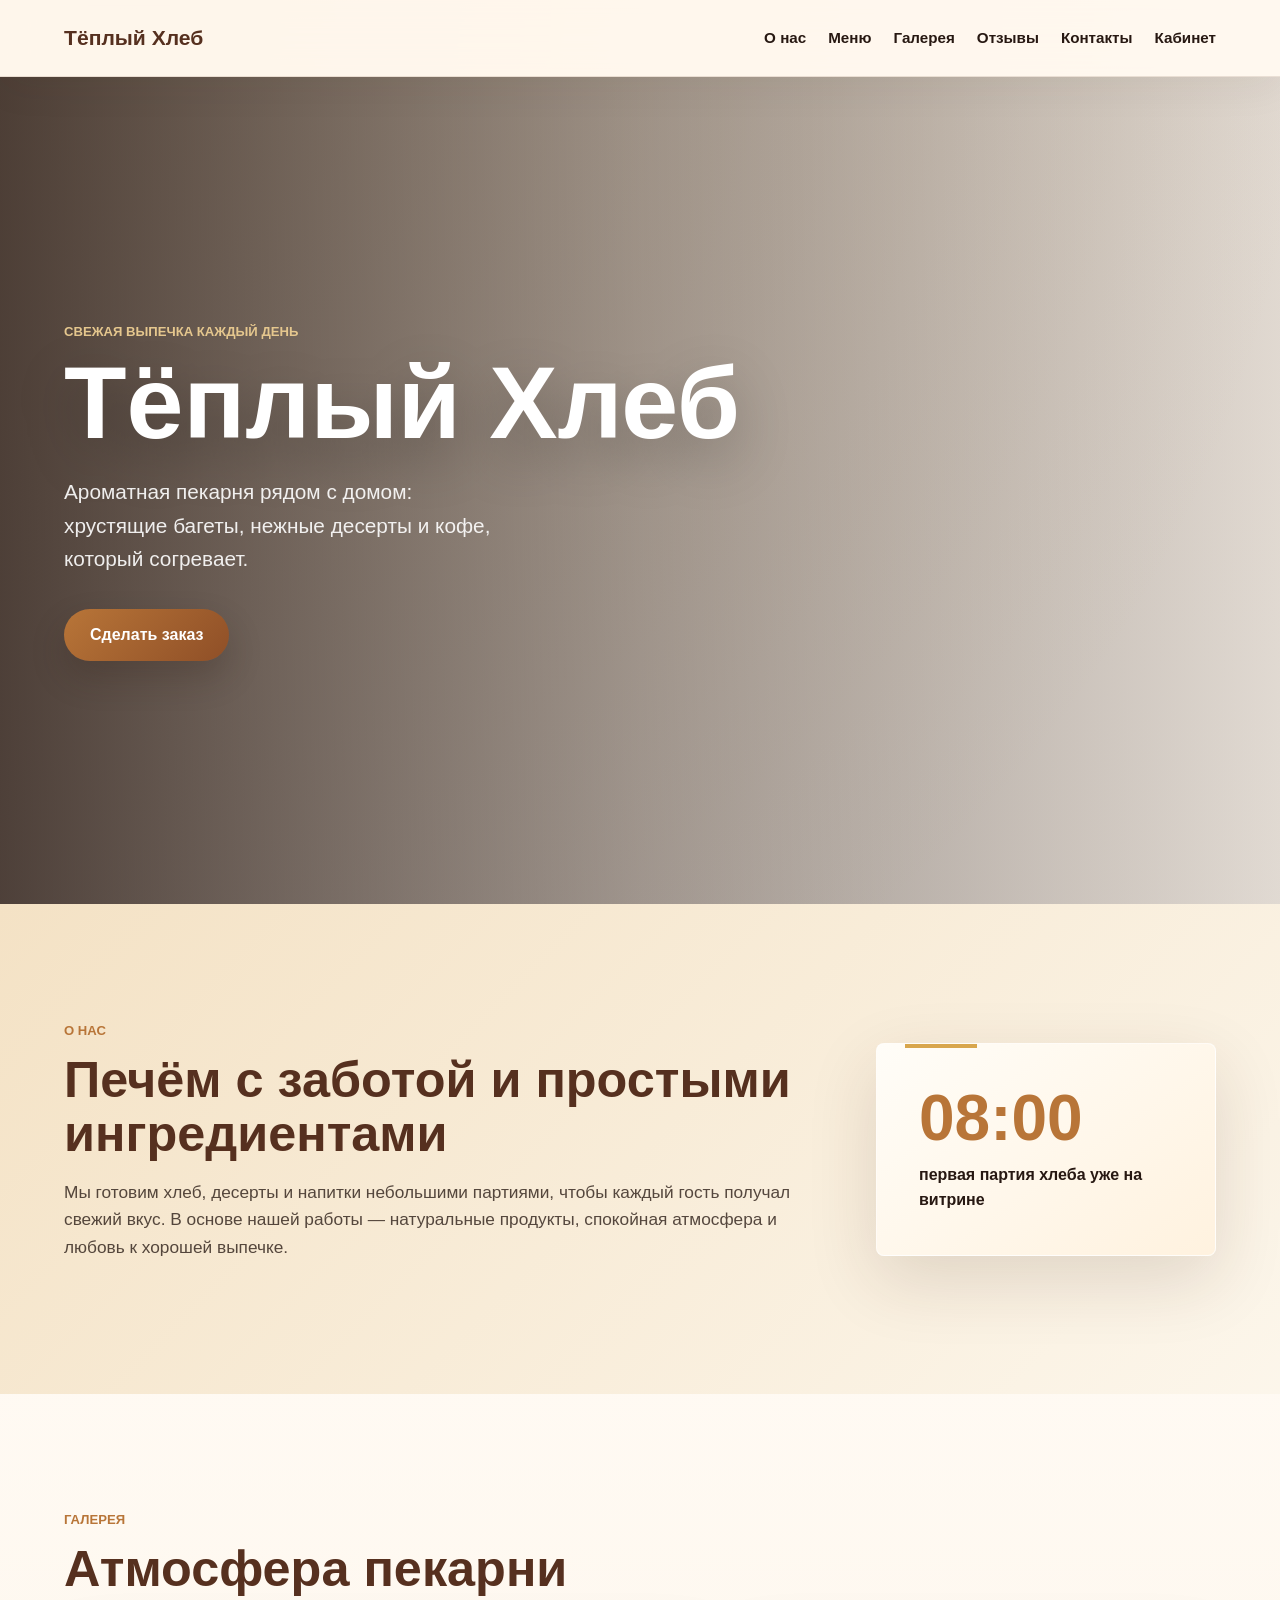
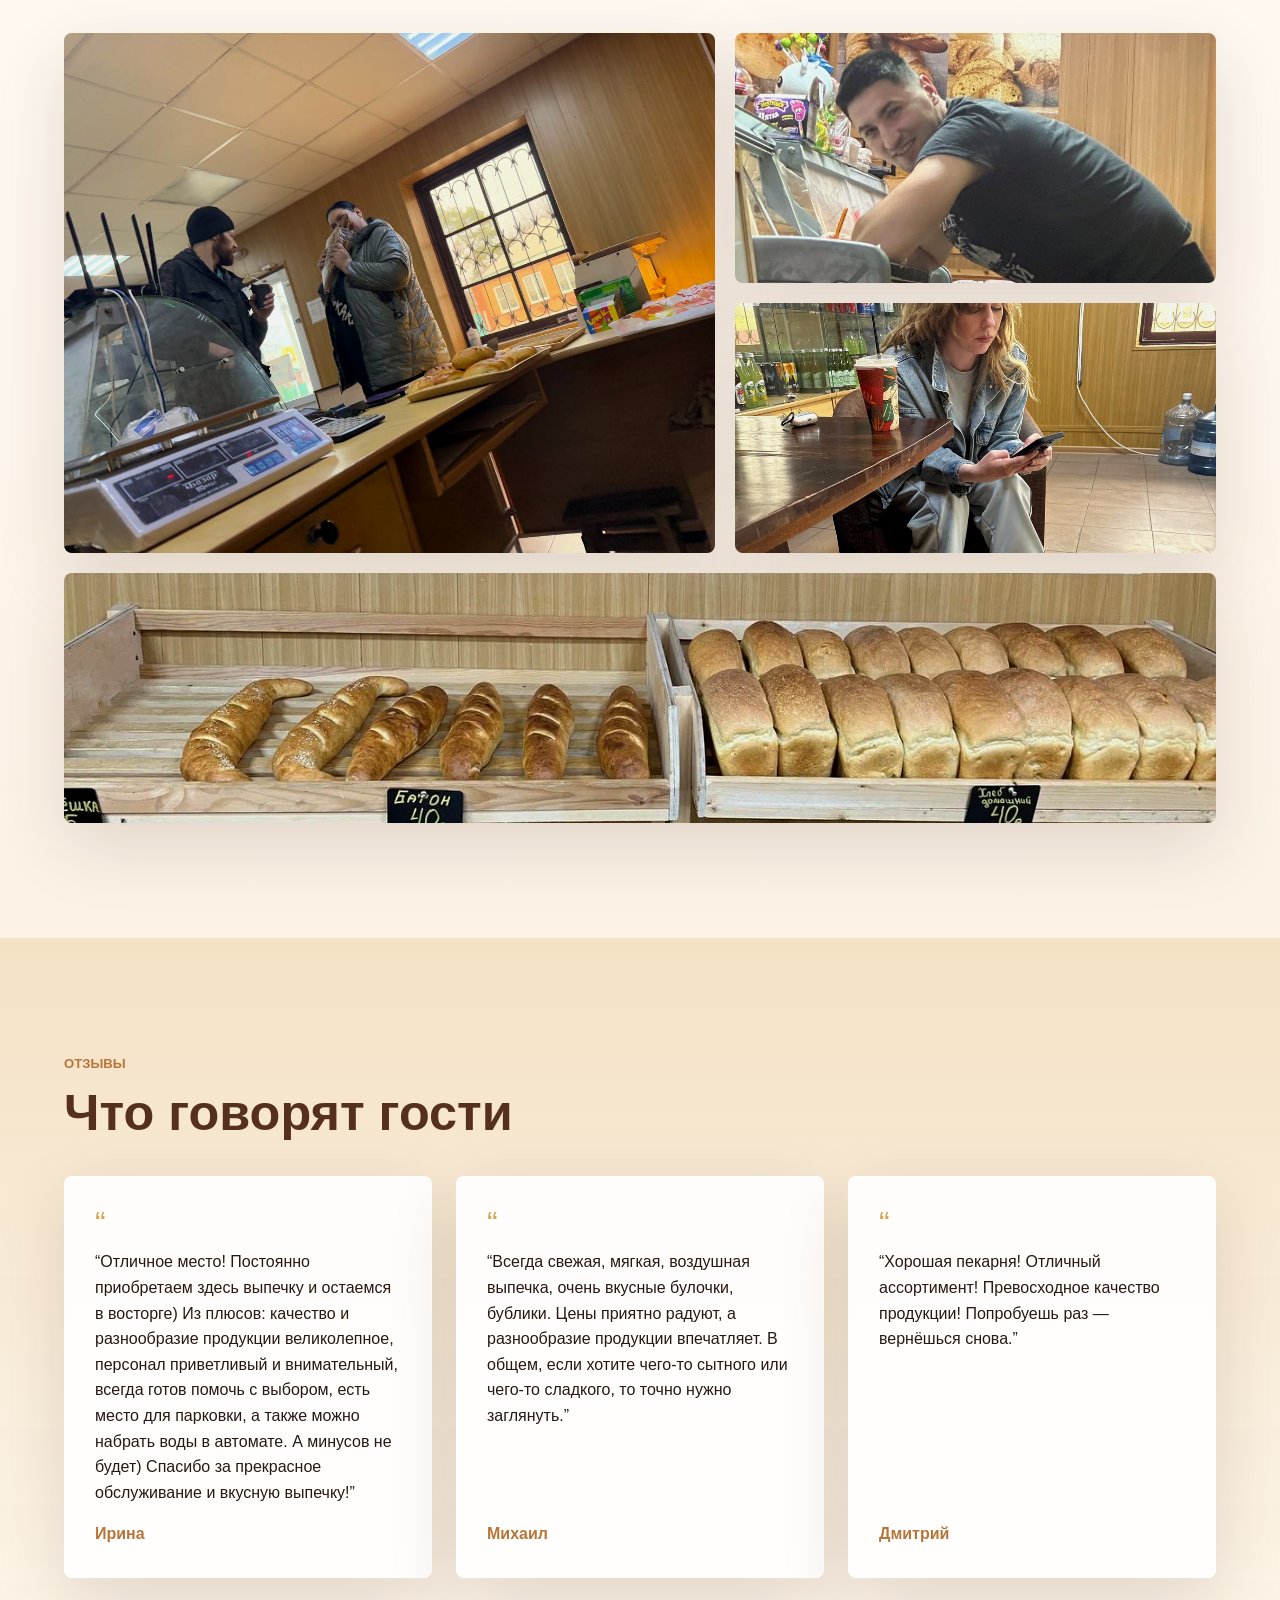
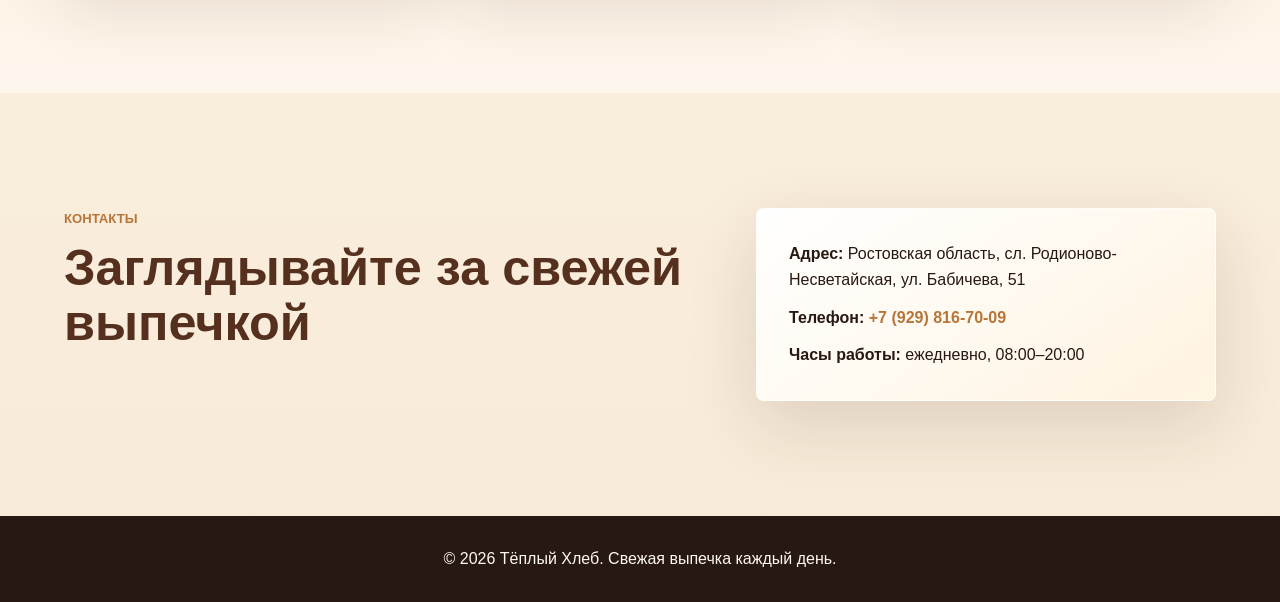
<file: index.html>
<!DOCTYPE html>
<html lang="ru">
<head>
  <meta charset="UTF-8">
  <meta name="viewport" content="width=device-width, initial-scale=1.0">
  <title>Тёплый Хлеб | Пекарня</title>
  <script src="redirect-to-server.js"></script>
  <link rel="stylesheet" href="style.css">
</head>
<body>
  <header class="site-header">
    <a class="logo" href="#hero">Тёплый Хлеб</a>

    <button class="menu-toggle" type="button" aria-label="Открыть меню" aria-expanded="false">
      <span></span>
      <span></span>
      <span></span>
    </button>

    <nav class="main-nav" aria-label="Основная навигация">
      <a href="#about">О нас</a>
      <a href="menu.html">Меню</a>
      <a href="#gallery">Галерея</a>
      <a href="#reviews">Отзывы</a>
      <a href="#contacts">Контакты</a>
      <a href="admin/">Кабинет</a>
    </nav>
  </header>

  <main>
    <section class="hero" id="hero">
      <div class="hero-content">
        <p class="eyebrow">Свежая выпечка каждый день</p>
        <h1>Тёплый Хлеб</h1>
        <p class="hero-text">Ароматная пекарня рядом с домом:<br>хрустящие багеты, нежные десерты и кофе,<br>который согревает.</p>
        <a class="button" href="menu.html">Сделать заказ</a>
      </div>
    </section>

    <section class="section about-section" id="about">
      <div class="section-text">
        <p class="eyebrow">О нас</p>
        <h2>Печём с заботой и простыми ингредиентами</h2>
        <p>Мы готовим хлеб, десерты и напитки небольшими партиями, чтобы каждый гость получал свежий вкус. В основе нашей работы — натуральные продукты, спокойная атмосфера и любовь к хорошей выпечке.</p>
      </div>
      <div class="about-card">
        <strong>08:00</strong>
        <span>первая партия хлеба уже на витрине</span>
      </div>
    </section>

    <section class="section" id="gallery">
      <div class="section-heading">
        <p class="eyebrow">Галерея</p>
        <h2>Атмосфера пекарни</h2>
      </div>
      <div class="gallery-grid">
        <img src="assets/atmosphere-1.jpg" alt="Гости у витрины пекарни">
        <img src="assets/atmosphere-2.jpg" alt="Рабочий момент за стойкой">
        <img src="assets/atmosphere-3.jpg" alt="Уютный зал пекарни">
        <img src="assets/atmosphere-4.webp" alt="Свежий хлеб на витрине">
      </div>
    </section>

    <section class="section reviews-section" id="reviews">
      <div class="section-heading">
        <p class="eyebrow">Отзывы</p>
        <h2>Что говорят гости</h2>
      </div>
      <div class="reviews-grid">
        <blockquote>
          <p>“Отличное место! Постоянно приобретаем здесь выпечку и остаемся в восторге) Из плюсов: качество и разнообразие продукции великолепное, персонал приветливый и внимательный, всегда готов помочь с выбором, есть место для парковки, а также можно набрать воды в автомате. А минусов не будет) Спасибо за прекрасное обслуживание и вкусную выпечку!”</p>
          <cite>Ирина</cite>
        </blockquote>
        <blockquote>
          <p>“Всегда свежая, мягкая, воздушная выпечка, очень вкусные булочки, бублики. Цены приятно радуют, а разнообразие продукции впечатляет. В общем, если хотите чего-то сытного или чего-то сладкого, то точно нужно заглянуть.”</p>
          <cite>Михаил</cite>
        </blockquote>
        <blockquote>
          <p>“Хорошая пекарня! Отличный ассортимент! Превосходное качество продукции! Попробуешь раз — вернёшься снова.”</p>
          <cite>Дмитрий</cite>
        </blockquote>
      </div>
    </section>

    <section class="section contacts-section" id="contacts">
      <div>
        <p class="eyebrow">Контакты</p>
        <h2>Заглядывайте за свежей выпечкой</h2>
      </div>
      <div class="contact-list">
        <p><strong>Адрес:</strong> Ростовская область, сл. Родионово-Несветайская, ул. Бабичева, 51</p>
        <p><strong>Телефон:</strong> <a href="tel:+79298167009">+7 (929) 816-70-09</a></p>
        <p><strong>Часы работы:</strong> ежедневно, 08:00–20:00</p>
      </div>
    </section>
  </main>

  <footer class="site-footer">
    <p>© 2026 Тёплый Хлеб. Свежая выпечка каждый день.</p>
  </footer>

  <script src="script.js"></script>
</body>
</html>
</file>
<file: style.css>
:root {
  --cream: #fff8ef;
  --milk: #f4e2c5;
  --porcelain: #fffdf8;
  --sand: #e5c78e;
  --caramel: #b87538;
  --gold: #d8a64d;
  --cocoa: #56301f;
  --coffee: #271812;
  --leaf: #6f7f4d;
  --white: #ffffff;
  --shadow: 0 24px 70px rgba(65, 36, 21, 0.14);
  --shadow-hover: 0 34px 90px rgba(65, 36, 21, 0.22);
  --line: rgba(86, 48, 31, 0.12);
}

* {
  box-sizing: border-box;
}

[hidden] {
  display: none !important;
}

html {
  scroll-behavior: smooth;
}

body {
  margin: 0;
  font-family: "Segoe UI", Arial, sans-serif;
  color: var(--coffee);
  background:
    radial-gradient(circle at 10% 0%, rgba(216, 166, 77, 0.16), transparent 30%),
    linear-gradient(180deg, var(--cream), #fffaf3 36%, #f8ead7);
  line-height: 1.6;
  text-rendering: optimizeLegibility;
}

img {
  display: block;
  width: 100%;
}

a {
  color: inherit;
  text-decoration: none;
}

.page-transition {
  position: fixed;
  inset: 0;
  z-index: 1000;
  display: grid;
  place-items: center;
  padding: 24px;
  background: #d7b184;
  color: var(--cocoa);
  opacity: 0;
  pointer-events: none;
  visibility: hidden;
  transition: opacity 0.24s ease, visibility 0.24s ease;
}

.page-transition.is-visible {
  opacity: 1;
  pointer-events: auto;
  visibility: visible;
}

.page-transition__scene {
  display: grid;
  justify-items: center;
  gap: 18px;
  width: min(100%, 340px);
  text-align: center;
  transform: translateY(12px);
  transition: transform 0.24s ease;
}

.page-transition.is-visible .page-transition__scene {
  transform: translateY(0);
}

.page-transition__text {
  margin: 0;
  font-size: 1.02rem;
  font-weight: 800;
  color: var(--cocoa);
}

.bake-loader {
  position: relative;
  width: 260px;
  height: 205px;
}

.bake-loader__oven {
  position: absolute;
  right: 0;
  bottom: 0;
  left: 0;
  height: 154px;
  border: 1px solid rgba(255, 248, 239, 0.26);
  border-radius: 8px 8px 18px 18px;
  background:
    linear-gradient(180deg, rgba(255, 253, 248, 0.12), transparent 36%),
    linear-gradient(135deg, #5a3324, #2a1710);
  box-shadow:
    0 30px 60px rgba(0, 0, 0, 0.32),
    inset 0 -18px 30px rgba(0, 0, 0, 0.24);
}

.bake-loader__handle {
  position: absolute;
  top: 18px;
  right: 34px;
  left: 34px;
  height: 10px;
  border-radius: 999px;
  background: linear-gradient(90deg, #e9c56d, #fff1ba, #c9873f);
  box-shadow: 0 4px 12px rgba(0, 0, 0, 0.22);
}

.bake-loader__window {
  position: absolute;
  right: 24px;
  bottom: 22px;
  left: 24px;
  height: 96px;
  overflow: hidden;
  border: 2px solid rgba(255, 240, 190, 0.54);
  border-radius: 8px;
  background:
    radial-gradient(circle at 50% 74%, rgba(255, 191, 67, 0.58), transparent 33%),
    linear-gradient(180deg, #22110b, #5b2414 58%, #f0942c);
  box-shadow:
    inset 0 0 28px rgba(255, 172, 54, 0.48),
    0 0 30px rgba(255, 145, 41, 0.24);
}

.bake-loader__bun {
  position: absolute;
  bottom: 18px;
  left: 50%;
  width: 102px;
  height: 50px;
  border-radius: 58px 58px 22px 22px;
  background:
    radial-gradient(circle at 35% 25%, rgba(255, 245, 180, 0.9) 0 5px, transparent 6px),
    radial-gradient(circle at 56% 18%, rgba(255, 245, 180, 0.76) 0 4px, transparent 5px),
    radial-gradient(circle at 70% 34%, rgba(255, 245, 180, 0.76) 0 4px, transparent 5px),
    linear-gradient(180deg, #f1c673, #c97832 76%, #8d411e);
  box-shadow:
    inset 0 -9px 12px rgba(112, 48, 18, 0.28),
    0 10px 18px rgba(77, 24, 8, 0.38);
  transform: translateX(-50%) scale(0.94);
  transform-origin: center bottom;
  animation: bunBake 2s ease-in-out infinite;
}

.bake-loader__bun::after {
  position: absolute;
  top: 16px;
  left: 22px;
  width: 58px;
  height: 16px;
  border-top: 3px solid rgba(119, 55, 24, 0.36);
  border-radius: 50%;
  content: "";
}

.bake-loader__heat {
  position: absolute;
  bottom: -20px;
  width: 34px;
  height: 92px;
  border-radius: 50%;
  background: linear-gradient(180deg, transparent, rgba(255, 226, 124, 0.8), rgba(240, 91, 34, 0.88));
  filter: blur(4px);
  opacity: 0;
  animation: ovenHeat 1.05s ease-in-out infinite;
}

.bake-loader__heat--one {
  left: 42px;
}

.bake-loader__heat--two {
  left: 89px;
  animation-delay: 0.18s;
}

.bake-loader__heat--three {
  right: 42px;
  animation-delay: 0.34s;
}

.bake-loader__steam {
  position: absolute;
  bottom: 142px;
  left: 50%;
  width: 20px;
  height: 58px;
  border-left: 3px solid rgba(255, 248, 239, 0.66);
  border-radius: 50%;
  opacity: 0;
  animation: steamRise 1.55s ease-in-out infinite;
}

.bake-loader__steam--one {
  margin-left: -64px;
}

.bake-loader__steam--two {
  margin-left: -10px;
  animation-delay: 0.18s;
}

.bake-loader__steam--three {
  margin-left: 46px;
  animation-delay: 0.34s;
}

.is-transitioning-page {
  overflow: hidden;
}

/* Верхняя навигация остается доступной при прокрутке страницы */
.site-header {
  position: sticky;
  top: 0;
  z-index: 10;
  display: flex;
  align-items: center;
  justify-content: space-between;
  gap: 24px;
  padding: 18px clamp(18px, 5vw, 84px);
  background: rgba(255, 248, 239, 0.82);
  backdrop-filter: blur(18px);
  border-bottom: 1px solid var(--line);
  box-shadow: 0 10px 40px rgba(47, 29, 22, 0.06);
}

.logo {
  font-size: 1.32rem;
  font-weight: 800;
  color: var(--cocoa);
  letter-spacing: 0;
}

.main-nav {
  display: flex;
  align-items: center;
  gap: 22px;
  font-size: 0.95rem;
  font-weight: 600;
}

.main-nav a {
  position: relative;
  padding: 8px 0;
  transition: color 0.25s ease;
}

.main-nav a:hover {
  color: var(--caramel);
}

.main-nav a.active {
  color: var(--caramel);
}

.main-nav a::after {
  position: absolute;
  right: 0;
  bottom: 2px;
  left: 0;
  height: 1px;
  background: currentColor;
  content: "";
  transform: scaleX(0);
  transform-origin: center;
  transition: transform 0.25s ease;
}

.main-nav a:hover::after {
  transform: scaleX(1);
}

.main-nav a.active::after {
  transform: scaleX(1);
}

.menu-toggle {
  display: none;
  width: 44px;
  height: 44px;
  border: 0;
  background: transparent;
  cursor: pointer;
}

.menu-toggle span {
  display: block;
  width: 24px;
  height: 2px;
  margin: 5px auto;
  background: var(--cocoa);
  transition: transform 0.2s ease, opacity 0.2s ease;
}

.menu-toggle.is-open span:nth-child(1) {
  transform: translateY(7px) rotate(45deg);
}

.menu-toggle.is-open span:nth-child(2) {
  opacity: 0;
}

.menu-toggle.is-open span:nth-child(3) {
  transform: translateY(-7px) rotate(-45deg);
}

.hero {
  min-height: calc(100vh - 73px);
  display: flex;
  align-items: center;
  padding: clamp(72px, 10vw, 132px) clamp(20px, 5vw, 84px);
  background:
    linear-gradient(90deg, rgba(39, 24, 18, 0.82), rgba(39, 24, 18, 0.44), rgba(39, 24, 18, 0.14)),
    url("https://images.unsplash.com/photo-1509440159596-0249088772ff?auto=format&fit=crop&w=1800&q=85") center/cover;
  color: var(--white);
}

.menu-hero {
  min-height: 470px;
  display: flex;
  align-items: center;
  padding: clamp(58px, 7vw, 90px) clamp(20px, 5vw, 84px);
  background:
    linear-gradient(90deg, rgba(39, 24, 18, 0.82), rgba(39, 24, 18, 0.48), rgba(39, 24, 18, 0.18)),
    url("assets/bakery-1.jfif") center/cover;
  color: var(--white);
}

.menu-hero h1 {
  max-width: 780px;
  font-size: clamp(2.7rem, 5.8vw, 5.2rem);
}

.hero-content {
  max-width: 720px;
  animation: heroIn 0.9s ease both;
}

.eyebrow {
  margin: 0 0 12px;
  color: var(--caramel);
  font-size: 0.82rem;
  font-weight: 800;
  letter-spacing: 0;
  text-transform: uppercase;
}

.hero .eyebrow {
  color: var(--sand);
}

.menu-hero .eyebrow {
  color: var(--sand);
}

h1,
h2,
h3,
p {
  overflow-wrap: anywhere;
}

h1 {
  margin: 0;
  font-size: clamp(3rem, 8vw, 6.5rem);
  line-height: 0.95;
  text-shadow: 0 20px 55px rgba(0, 0, 0, 0.28);
}

h2 {
  margin: 0;
  font-size: clamp(2rem, 4vw, 3.15rem);
  line-height: 1.08;
  color: var(--cocoa);
}

h3 {
  margin: 0 0 8px;
  font-size: 1.25rem;
  color: var(--cocoa);
}

.hero-text {
  max-width: 600px;
  margin: 24px 0 34px;
  font-size: clamp(1.05rem, 2vw, 1.3rem);
  color: rgba(255, 255, 255, 0.9);
}

.button {
  display: inline-flex;
  align-items: center;
  justify-content: center;
  min-height: 48px;
  padding: 13px 26px;
  border-radius: 999px;
  background: linear-gradient(135deg, var(--caramel), #8f4f27);
  color: var(--white);
  font-weight: 800;
  box-shadow: 0 16px 34px rgba(47, 29, 22, 0.24);
  transition: transform 0.25s ease, filter 0.25s ease, box-shadow 0.25s ease;
}

.button:hover {
  transform: translateY(-3px);
  filter: saturate(1.08) brightness(1.02);
  box-shadow: 0 22px 44px rgba(47, 29, 22, 0.28);
}

.button-light {
  background: linear-gradient(135deg, var(--cream), var(--white));
  color: var(--cocoa);
}

.button-light:hover {
  background: var(--white);
}

.section {
  padding: clamp(72px, 9vw, 122px) clamp(20px, 5vw, 84px);
}

.section-heading {
  max-width: 780px;
  margin-bottom: 36px;
}

.about-section {
  display: grid;
  grid-template-columns: minmax(0, 1fr) minmax(220px, 340px);
  gap: clamp(28px, 5vw, 72px);
  align-items: center;
  background:
    linear-gradient(135deg, rgba(244, 226, 197, 0.88), rgba(255, 253, 248, 0.74)),
    var(--milk);
}

.section-text {
  max-width: 760px;
}

.section-text p:last-child {
  font-size: 1.08rem;
  color: rgba(39, 24, 18, 0.78);
}

.about-card {
  position: relative;
  overflow: hidden;
  padding: 42px;
  border-radius: 8px;
  background: linear-gradient(145deg, var(--porcelain), #fff2df);
  border: 1px solid rgba(255, 255, 255, 0.72);
  box-shadow: var(--shadow);
}

.about-card::before {
  position: absolute;
  top: 0;
  left: 28px;
  width: 72px;
  height: 4px;
  background: var(--gold);
  content: "";
}

.about-card strong {
  display: block;
  font-size: clamp(2.4rem, 5vw, 4rem);
  line-height: 1;
  color: var(--caramel);
}

.about-card span {
  display: block;
  margin-top: 12px;
  font-weight: 700;
}

.cards-grid {
  display: grid;
  grid-template-columns: repeat(4, minmax(0, 1fr));
  gap: 26px;
}

.product-card,
blockquote {
  border-radius: 8px;
  background: rgba(255, 255, 255, 0.9);
  box-shadow: var(--shadow);
}

.product-card {
  position: relative;
  display: flex;
  flex-direction: column;
  overflow: hidden;
  border: 1px solid rgba(255, 255, 255, 0.8);
  transition: transform 0.3s ease, box-shadow 0.3s ease, border-color 0.3s ease;
}

.product-card:hover {
  transform: translateY(-9px);
  border-color: rgba(216, 166, 77, 0.55);
  box-shadow: var(--shadow-hover);
}

.product-card img {
  height: 235px;
  object-fit: cover;
  transition: transform 0.45s ease, filter 0.45s ease;
}

.product-card:hover img {
  transform: scale(1.055);
  filter: saturate(1.08) contrast(1.03);
}

.product-card div {
  position: relative;
  display: flex;
  flex: 1;
  flex-direction: column;
  padding: 24px 24px 26px;
  background: linear-gradient(180deg, var(--white), rgba(255, 248, 239, 0.96));
}

.product-card div::before {
  position: absolute;
  top: 0;
  right: 24px;
  left: 24px;
  height: 1px;
  background: linear-gradient(90deg, transparent, rgba(216, 166, 77, 0.72), transparent);
  content: "";
}

.product-card p {
  flex: 1;
  margin: 0 0 18px;
  color: rgba(39, 24, 18, 0.72);
}

.price {
  display: inline-flex;
  align-items: center;
  min-height: 34px;
  padding: 4px 12px;
  border-radius: 999px;
  background: rgba(111, 127, 77, 0.12);
  color: var(--leaf);
  font-size: 1.1rem;
  font-weight: 900;
}

.menu-catalog {
  padding-top: clamp(54px, 6vw, 84px);
  background:
    linear-gradient(180deg, rgba(255, 253, 248, 0.78), rgba(244, 226, 197, 0.68)),
    var(--cream);
}

.menu-tabs {
  display: flex;
  flex: 1;
  flex-wrap: wrap;
  gap: 12px;
  margin: 0;
}

.tab-button {
  min-height: 46px;
  padding: 11px 20px;
  border: 1px solid rgba(86, 48, 31, 0.16);
  border-radius: 999px;
  background: rgba(255, 255, 255, 0.82);
  color: var(--cocoa);
  font: inherit;
  font-weight: 800;
  cursor: pointer;
  box-shadow: 0 12px 30px rgba(65, 36, 21, 0.08);
  transition: background 0.2s ease, border-color 0.2s ease, color 0.2s ease, transform 0.2s ease;
}

.tab-button:hover,
.tab-button.is-active {
  border-color: rgba(184, 117, 56, 0.44);
  background: var(--caramel);
  color: var(--white);
  transform: translateY(-2px);
}

.menu-tab-panel[hidden] {
  display: none;
}

.menu-list {
  display: grid;
  grid-template-columns: repeat(2, minmax(0, 1fr));
  gap: 18px;
}

.menu-item {
  display: grid;
  grid-template-columns: minmax(0, 1fr) auto;
  gap: 18px;
  align-items: start;
  min-height: 148px;
  padding: 26px;
  border: 1px solid rgba(255, 255, 255, 0.76);
  border-radius: 8px;
  background: linear-gradient(145deg, var(--white), rgba(255, 248, 239, 0.96));
  box-shadow: var(--shadow);
  transition: transform 0.3s ease, box-shadow 0.3s ease, border-color 0.3s ease;
}

.menu-item:hover {
  transform: translateY(-5px);
  border-color: rgba(216, 166, 77, 0.52);
  box-shadow: var(--shadow-hover);
}

.menu-item h3 {
  margin-bottom: 6px;
}

.menu-item p {
  margin: 0;
  color: rgba(39, 24, 18, 0.72);
}

.menu-price {
  display: inline-flex;
  align-items: center;
  justify-content: center;
  min-width: 76px;
  min-height: 38px;
  padding: 5px 12px;
  border-radius: 999px;
  background: rgba(111, 127, 77, 0.12);
  color: var(--leaf);
  font-size: 1.08rem;
  font-weight: 900;
}

.catalog-heading,
.admin-toolbar,
.admin-header,
.admin-summary,
.cart-header,
.cart-total,
.modal-header,
.form-actions {
  display: flex;
  align-items: center;
  justify-content: space-between;
  gap: 24px;
}

.catalog-heading .section-heading {
  margin-bottom: clamp(34px, 4vw, 52px);
}

.catalog-heading {
  display: block;
}

.catalog-controls {
  position: sticky;
  top: 74px;
  z-index: 9;
  display: flex;
  align-items: flex-start;
  justify-content: space-between;
  gap: 20px;
  margin-bottom: 30px;
  padding: 10px 0;
  background: rgba(255, 248, 239, 0.92);
  backdrop-filter: blur(14px);
}

.cart-toggle {
  flex: 0 0 auto;
  display: inline-flex;
  align-items: center;
  gap: 10px;
  min-height: 48px;
  padding: 10px 18px;
  border: 1px solid rgba(86, 48, 31, 0.16);
  border-radius: 999px;
  background: var(--white);
  color: var(--cocoa);
  font: inherit;
  font-weight: 800;
  cursor: pointer;
  box-shadow: 0 12px 30px rgba(65, 36, 21, 0.1);
}

.cart-toggle span {
  display: grid;
  min-width: 28px;
  height: 28px;
  place-items: center;
  border-radius: 50%;
  background: var(--caramel);
  color: var(--white);
}

.product-catalog {
  display: grid;
  grid-template-columns: repeat(3, minmax(0, 1fr));
  gap: 22px;
  margin-top: 30px;
}

.catalog-card {
  display: flex;
  overflow: hidden;
  min-height: 100%;
  flex-direction: column;
  border: 1px solid rgba(255, 255, 255, 0.82);
  border-radius: 12px;
  background: var(--white);
  box-shadow: var(--shadow);
  transition: transform 0.25s ease, box-shadow 0.25s ease;
}

.catalog-card:hover {
  transform: translateY(-6px);
  box-shadow: var(--shadow-hover);
}

.catalog-card > img {
  height: 220px;
  object-fit: cover;
  object-position: center 20%;
}

.catalog-card__body {
  display: flex;
  flex: 1;
  flex-direction: column;
  padding: 22px;
}

.catalog-card__body > p {
  flex: 1;
  margin: 0 0 20px;
  color: rgba(39, 24, 18, 0.72);
}

.catalog-card__topline {
  display: flex;
  align-items: center;
  justify-content: space-between;
  gap: 12px;
  margin-bottom: 16px;
}

.stock-badge {
  display: inline-flex;
  min-height: 30px;
  align-items: center;
  padding: 3px 10px;
  border-radius: 999px;
  background: rgba(111, 127, 77, 0.13);
  color: var(--leaf);
  font-size: 0.82rem;
  font-weight: 800;
}

.stock-badge.is-empty {
  background: rgba(142, 58, 44, 0.1);
  color: #8e3a2c;
}

.catalog-price {
  color: var(--caramel);
  font-size: 1.08rem;
  white-space: nowrap;
}

.add-to-cart {
  width: 100%;
  border: 0;
  font: inherit;
  cursor: pointer;
}

.card-quantity-control {
  display: grid;
  grid-template-columns: 52px minmax(0, 1fr) 52px;
  min-height: 48px;
  overflow: hidden;
  border-radius: 999px;
  background: linear-gradient(135deg, var(--caramel), #8f4f27);
  color: var(--white);
  box-shadow: 0 16px 34px rgba(47, 29, 22, 0.2);
}

.card-quantity-control button {
  border: 0;
  background: rgba(255, 255, 255, 0.08);
  color: inherit;
  font: inherit;
  font-size: 1.35rem;
  font-weight: 900;
  cursor: pointer;
}

.card-quantity-control button:hover:not(:disabled) {
  background: rgba(255, 255, 255, 0.18);
}

.card-quantity-control button:disabled {
  cursor: not-allowed;
  opacity: 0.45;
}

.card-quantity-control strong {
  display: grid;
  place-items: center;
  border-right: 1px solid rgba(255, 255, 255, 0.16);
  border-left: 1px solid rgba(255, 255, 255, 0.16);
  font-size: 1.08rem;
}

.button:disabled,
.quantity-control button:disabled {
  cursor: not-allowed;
  filter: grayscale(0.7);
  opacity: 0.55;
  transform: none;
}

.empty-state,
.loading-state {
  padding: 28px;
  border: 1px dashed rgba(86, 48, 31, 0.2);
  border-radius: 10px;
  background: rgba(255, 255, 255, 0.58);
  color: rgba(39, 24, 18, 0.7);
  text-align: center;
}

.cart-drawer {
  position: fixed;
  z-index: 101;
  top: 0;
  right: 0;
  display: flex;
  width: min(100%, 440px);
  height: 100vh;
  flex-direction: column;
  padding: 28px;
  background: var(--porcelain);
  box-shadow: -24px 0 70px rgba(39, 24, 18, 0.22);
  transform: translateX(105%);
  transition: transform 0.25s ease;
}

.cart-drawer.is-open {
  transform: translateX(0);
}

.drawer-backdrop,
.modal-backdrop {
  position: fixed;
  inset: 0;
  border: 0;
  background: rgba(39, 24, 18, 0.5);
  cursor: pointer;
}

.drawer-backdrop {
  z-index: 100;
}

.drawer-open,
.modal-open {
  overflow: hidden;
}

.icon-button {
  display: grid;
  width: 42px;
  height: 42px;
  place-items: center;
  border: 0;
  border-radius: 50%;
  background: var(--cream);
  color: var(--cocoa);
  font: inherit;
  font-size: 1.6rem;
  cursor: pointer;
}

.cart-header h2 {
  font-size: 2rem;
}

.cart-items {
  display: grid;
  gap: 14px;
  overflow-y: auto;
  margin: 26px -8px 20px 0;
  padding-right: 8px;
}

.cart-line {
  display: grid;
  grid-template-columns: 64px minmax(0, 1fr) auto;
  gap: 12px;
  align-items: center;
  padding: 12px;
  border: 1px solid var(--line);
  border-radius: 10px;
  background: var(--white);
}

.cart-line img {
  width: 64px;
  height: 64px;
  border-radius: 8px;
  object-fit: cover;
}

.cart-line__info {
  display: grid;
  gap: 4px;
}

.cart-line__info span {
  color: var(--caramel);
  font-weight: 800;
}

.quantity-control {
  display: grid;
  grid-template-columns: 30px 28px 30px;
  align-items: center;
  text-align: center;
}

.quantity-control button {
  width: 30px;
  height: 30px;
  border: 1px solid var(--line);
  border-radius: 50%;
  background: var(--cream);
  color: var(--cocoa);
  font: inherit;
  cursor: pointer;
}

.cart-footer {
  margin-top: auto;
  padding-top: 20px;
  border-top: 1px solid var(--line);
}

.cart-total {
  margin-bottom: 16px;
  font-size: 1.15rem;
}

.checkout-button {
  width: 100%;
  border: 0;
  font: inherit;
  cursor: pointer;
}

.pickup-order-form {
  display: grid;
  gap: 14px;
  margin-top: 16px;
  padding-top: 18px;
  border-top: 1px solid var(--line);
}

.pickup-order-form .form-field {
  gap: 4px;
}

.pickup-order-form .form-field input,
.pickup-order-form .form-field textarea {
  min-height: 42px;
  padding: 9px 11px;
}

.pickup-order-form .form-field textarea {
  min-height: 74px;
}

.pickup-note {
  margin: 0;
  padding: 12px;
  border-radius: 8px;
  background: rgba(111, 127, 77, 0.11);
  color: var(--leaf);
  font-size: 0.9rem;
  font-weight: 700;
}

.pickup-order-actions {
  display: flex;
  align-items: center;
  justify-content: space-between;
  gap: 12px;
}

.pickup-order-actions .button {
  border: 0;
  font: inherit;
  cursor: pointer;
}

.form-message {
  min-height: 24px;
  margin: 12px 0 0;
  font-weight: 700;
}

.form-message.is-success {
  color: var(--leaf);
}

.form-message.is-error {
  color: #9b3527;
}

.admin-body {
  min-height: 100vh;
}

.login-screen {
  min-height: 100vh;
  display: grid;
  place-items: center;
  padding: 24px;
  background:
    linear-gradient(120deg, rgba(39, 24, 18, 0.76), rgba(39, 24, 18, 0.34)),
    url("assets/bakery-1.jfif") center/cover;
}

.login-card {
  display: grid;
  width: min(100%, 480px);
  gap: 20px;
  padding: clamp(28px, 5vw, 48px);
  border: 1px solid rgba(255, 255, 255, 0.7);
  border-radius: 14px;
  background: rgba(255, 253, 248, 0.96);
  box-shadow: var(--shadow-hover);
}

.login-card h1,
.admin-summary h1 {
  color: var(--cocoa);
  font-size: clamp(2.2rem, 5vw, 3.6rem);
  line-height: 1;
  text-shadow: none;
}

.login-card p {
  margin-bottom: 0;
}

.login-card .button {
  width: 100%;
  border: 0;
  font: inherit;
  cursor: pointer;
}

.login-hint {
  color: rgba(39, 24, 18, 0.64);
  font-size: 0.9rem;
  text-align: center;
}

.form-field,
.compact-field {
  display: grid;
  gap: 7px;
  color: var(--cocoa);
  font-weight: 700;
}

.form-field input,
.form-field select,
.form-field textarea,
.compact-field input {
  width: 100%;
  border: 1px solid rgba(86, 48, 31, 0.2);
  border-radius: 9px;
  outline: none;
  background: var(--white);
  color: var(--coffee);
  font: inherit;
  transition: border-color 0.2s ease, box-shadow 0.2s ease;
}

.form-field input,
.form-field select,
.compact-field input {
  min-height: 46px;
  padding: 10px 12px;
}

.form-field textarea {
  min-height: 110px;
  padding: 12px;
  resize: vertical;
}

.form-field input:focus,
.form-field select:focus,
.form-field textarea:focus,
.compact-field input:focus {
  border-color: var(--caramel);
  box-shadow: 0 0 0 3px rgba(184, 117, 56, 0.13);
}

.form-field small {
  color: rgba(39, 24, 18, 0.6);
  font-weight: 400;
}

.admin-header {
  position: sticky;
  z-index: 20;
  top: 0;
  padding: 16px clamp(20px, 5vw, 72px);
  border-bottom: 1px solid var(--line);
  background: rgba(255, 248, 239, 0.92);
  backdrop-filter: blur(16px);
}

.admin-header p {
  margin: 0;
  color: rgba(39, 24, 18, 0.65);
}

.admin-header__actions {
  display: flex;
  gap: 10px;
}

.button-secondary {
  border: 1px solid rgba(86, 48, 31, 0.2);
  background: transparent;
  color: var(--cocoa);
  box-shadow: none;
}

.admin-layout {
  display: grid;
  gap: 28px;
  padding: clamp(34px, 6vw, 72px) clamp(20px, 5vw, 72px);
}

.admin-summary {
  align-items: flex-end;
  padding: clamp(28px, 4vw, 48px);
  border-radius: 14px;
  background: linear-gradient(135deg, var(--milk), var(--porcelain));
  box-shadow: var(--shadow);
}

.admin-summary > div:first-child {
  max-width: 620px;
}

.summary-cards {
  display: grid;
  grid-template-columns: repeat(3, minmax(120px, 1fr));
  gap: 12px;
}

.summary-cards article {
  min-width: 130px;
  padding: 18px;
  border: 1px solid rgba(255, 255, 255, 0.75);
  border-radius: 10px;
  background: rgba(255, 255, 255, 0.72);
}

.summary-cards span {
  display: block;
  color: rgba(39, 24, 18, 0.64);
  font-size: 0.82rem;
}

.summary-cards strong {
  display: block;
  margin-top: 5px;
  color: var(--caramel);
  font-size: 2rem;
}

.admin-toolbar p {
  margin: 4px 0 0;
  color: rgba(39, 24, 18, 0.65);
}

.admin-toolbar .button,
.admin-header .button,
.admin-product .button,
.form-actions .button {
  border: 0;
  font: inherit;
  cursor: pointer;
}

.admin-notice:empty {
  display: none;
}

.admin-orders-section {
  display: grid;
  gap: 18px;
}

.orders-tabs {
  display: flex;
  flex-wrap: wrap;
  gap: 10px;
}

.orders-tab {
  display: inline-flex;
  min-height: 42px;
  align-items: center;
  gap: 9px;
  padding: 8px 15px;
  border: 1px solid var(--line);
  border-radius: 999px;
  background: var(--white);
  color: var(--cocoa);
  font: inherit;
  font-weight: 800;
  cursor: pointer;
}

.orders-tab span {
  display: grid;
  min-width: 25px;
  height: 25px;
  place-items: center;
  border-radius: 50%;
  background: var(--cream);
  font-size: 0.82rem;
}

.orders-tab.is-active {
  border-color: var(--caramel);
  background: var(--caramel);
  color: var(--white);
}

.orders-tab.is-active span {
  background: rgba(255, 255, 255, 0.2);
}

.admin-orders {
  display: grid;
  grid-template-columns: repeat(2, minmax(0, 1fr));
  gap: 16px;
}

.admin-order {
  display: grid;
  gap: 16px;
  padding: 20px;
  border: 1px solid var(--line);
  border-left: 5px solid var(--gold);
  border-radius: 12px;
  background: rgba(255, 255, 255, 0.92);
  box-shadow: 0 12px 34px rgba(65, 36, 21, 0.08);
}

.admin-order.status-ready {
  border-left-color: var(--leaf);
}

.admin-order.status-completed {
  border-left-color: #698396;
  opacity: 0.8;
}

.admin-order.status-cancelled {
  border-left-color: #9b3527;
  opacity: 0.72;
}

.admin-order__header,
.admin-order__total {
  display: flex;
  align-items: center;
  justify-content: space-between;
  gap: 16px;
}

.admin-order__header > div,
.admin-order__customer {
  display: grid;
  gap: 4px;
}

.order-number {
  color: var(--cocoa);
  font-size: 1.1rem;
  font-weight: 900;
}

.admin-order time,
.admin-order__customer span {
  color: rgba(39, 24, 18, 0.58);
  font-size: 0.86rem;
}

.admin-order__customer a {
  color: var(--caramel);
  font-weight: 800;
}

.admin-order__customer p {
  margin: 6px 0 0;
  padding: 10px;
  border-radius: 8px;
  background: var(--cream);
}

.order-status {
  display: grid;
  gap: 4px;
  min-width: 150px;
  font-size: 0.8rem;
  font-weight: 800;
}

.order-status select {
  min-height: 40px;
  border: 1px solid var(--line);
  border-radius: 8px;
  background: var(--white);
  color: var(--coffee);
  font: inherit;
}

.admin-order__items {
  display: grid;
  gap: 7px;
  margin: 0;
  padding: 14px 0;
  border-top: 1px solid var(--line);
  border-bottom: 1px solid var(--line);
  list-style: none;
}

.admin-order__items li {
  display: flex;
  justify-content: space-between;
  gap: 14px;
}

.admin-order__total strong {
  color: var(--caramel);
  font-size: 1.25rem;
}

.admin-products {
  display: grid;
  gap: 14px;
}

.admin-product {
  position: relative;
  display: grid;
  grid-template-columns: 42px 92px minmax(240px, 1fr) 120px 120px 150px;
  gap: 18px;
  align-items: center;
  padding: 16px;
  border: 1px solid rgba(86, 48, 31, 0.1);
  border-radius: 12px;
  background: rgba(255, 255, 255, 0.9);
  box-shadow: 0 12px 34px rgba(65, 36, 21, 0.08);
  transition: opacity 0.2s ease, transform 0.2s ease, box-shadow 0.2s ease;
}

.admin-product.is-dragging {
  opacity: 0.45;
}

.admin-product.is-drag-over-before::before,
.admin-product.is-drag-over-after::after {
  position: absolute;
  right: 8px;
  left: 8px;
  height: 4px;
  border-radius: 999px;
  background: var(--caramel);
  box-shadow: 0 0 0 4px rgba(184, 117, 56, 0.12);
  content: "";
}

.admin-product.is-drag-over-before::before {
  top: -9px;
}

.admin-product.is-drag-over-after::after {
  bottom: -9px;
}

.admin-product__reorder {
  display: grid;
  gap: 5px;
  justify-items: center;
}

.reorder-button {
  display: grid;
  width: 34px;
  height: 30px;
  place-items: center;
  border: 1px solid var(--line);
  border-radius: 7px;
  background: var(--cream);
  color: var(--cocoa);
  font: inherit;
  font-weight: 900;
  line-height: 1;
  cursor: pointer;
}

.reorder-button:hover:not(:disabled) {
  border-color: var(--caramel);
  color: var(--caramel);
}

.reorder-button:disabled {
  cursor: not-allowed;
  opacity: 0.3;
}

.drag-handle {
  cursor: grab;
  color: rgba(39, 24, 18, 0.58);
  letter-spacing: -4px;
}

.drag-handle:active {
  cursor: grabbing;
}

.admin-product > img {
  width: 92px;
  height: 82px;
  border-radius: 9px;
  object-fit: cover;
}

.admin-product__info {
  display: grid;
  gap: 8px;
}

.admin-product__info h3,
.admin-product__info p {
  margin: 0;
}

.admin-product__info p {
  display: -webkit-box;
  overflow: hidden;
  color: rgba(39, 24, 18, 0.62);
  -webkit-box-orient: vertical;
  -webkit-line-clamp: 2;
}

.admin-product__info > span {
  color: var(--leaf);
  font-weight: 800;
}

.compact-field span {
  font-size: 0.8rem;
}

.admin-product__actions {
  display: grid;
  gap: 7px;
}

.small-button {
  min-height: 38px;
  padding: 8px 12px;
}

.text-button {
  border: 0;
  background: transparent;
  color: var(--caramel);
  font: inherit;
  font-size: 0.88rem;
  font-weight: 800;
  cursor: pointer;
}

.text-button.is-danger {
  color: #9b3527;
}

.modal {
  position: fixed;
  z-index: 200;
  inset: 0;
  display: grid;
  place-items: center;
  overflow-y: auto;
  padding: 24px;
}

.modal-backdrop {
  z-index: -1;
}

.modal-card {
  width: min(100%, 780px);
  max-height: calc(100vh - 48px);
  overflow-y: auto;
  padding: clamp(24px, 4vw, 38px);
  border-radius: 14px;
  background: var(--porcelain);
  box-shadow: var(--shadow-hover);
}

.product-form {
  display: grid;
  grid-template-columns: repeat(2, minmax(0, 1fr));
  gap: 18px;
  margin-top: 26px;
}

.password-modal-card {
  width: min(100%, 520px);
}

.password-form {
  display: grid;
  gap: 18px;
  margin-top: 26px;
}

.form-field--wide {
  grid-column: 1 / -1;
}

.form-actions {
  justify-content: flex-end;
}

.specials-section {
  display: flex;
  align-items: center;
  justify-content: space-between;
  gap: 36px;
  background:
    linear-gradient(135deg, rgba(86, 48, 31, 0.98), rgba(39, 24, 18, 0.96)),
    var(--cocoa);
  color: var(--cream);
}

.specials-section h2 {
  color: var(--white);
}

.specials-section p:last-child {
  max-width: 720px;
  margin-bottom: 0;
}

.gallery-grid {
  display: grid;
  grid-template-columns: 1.15fr 0.85fr;
  grid-auto-rows: 250px;
  gap: 20px;
}

.gallery-grid img {
  height: 100%;
  object-fit: cover;
  object-position: center;
  border-radius: 8px;
  background: #ead2ad;
  filter: sepia(0.1) saturate(1.12) contrast(1.05) brightness(0.95);
  box-shadow: var(--shadow);
  transition: transform 0.35s ease, box-shadow 0.35s ease, filter 0.35s ease;
}

.gallery-grid img:hover {
  transform: translateY(-5px) scale(1.01);
  filter: sepia(0.1) saturate(1.2) contrast(1.07) brightness(0.98);
  box-shadow: var(--shadow-hover);
}

.gallery-grid img:nth-child(1) {
  object-position: center 48%;
}

.gallery-grid img:nth-child(2) {
  object-position: center 30%;
}

.gallery-grid img:nth-child(3) {
  object-position: center 22%;
}

.gallery-grid img:nth-child(4) {
  grid-column: 1 / -1;
  object-position: center 44%;
}

.gallery-grid img:first-child {
  grid-row: span 2;
}

.reviews-section {
  background:
    linear-gradient(180deg, rgba(244, 226, 197, 0.9), rgba(255, 248, 239, 0.94)),
    var(--milk);
}

.reviews-grid {
  display: grid;
  grid-template-columns: repeat(3, minmax(0, 1fr));
  gap: 24px;
}

blockquote {
  margin: 0;
  position: relative;
  display: flex;
  flex-direction: column;
  padding: 30px;
  border: 1px solid rgba(255, 255, 255, 0.78);
  transition: transform 0.3s ease, box-shadow 0.3s ease;
}

blockquote:hover {
  transform: translateY(-5px);
  box-shadow: var(--shadow-hover);
}

blockquote::before {
  display: block;
  margin-bottom: 10px;
  color: var(--gold);
  font-size: 2rem;
  line-height: 1;
  content: "\201C";
}

blockquote p {
  flex: 1;
  margin-top: 0;
}

cite {
  color: var(--caramel);
  font-style: normal;
  font-weight: 800;
}

.contacts-section {
  display: grid;
  grid-template-columns: minmax(0, 1fr) minmax(260px, 460px);
  gap: clamp(28px, 5vw, 72px);
  align-items: start;
}

.contact-list {
  padding: 32px;
  border-radius: 8px;
  background: linear-gradient(145deg, var(--white), #fff3e1);
  border: 1px solid rgba(255, 255, 255, 0.78);
  box-shadow: var(--shadow);
}

.contact-list p {
  margin: 0 0 12px;
}

.contact-list p:last-child {
  margin-bottom: 0;
}

.contact-list a {
  color: var(--caramel);
  font-weight: 800;
}

.site-footer {
  padding: 30px clamp(20px, 5vw, 84px);
  background: var(--coffee);
  color: var(--cream);
  text-align: center;
}

.site-footer p {
  margin: 0;
}

/* Blocks fade in gently as the visitor scrolls down the page. */
.reveal {
  opacity: 0;
  transform: translateY(22px);
  transition: opacity 0.65s ease, transform 0.65s ease;
}

.reveal.is-visible {
  opacity: 1;
  transform: translateY(0);
}

@keyframes heroIn {
  from {
    opacity: 0;
    transform: translateY(24px);
  }

  to {
    opacity: 1;
    transform: translateY(0);
  }
}

@keyframes bunBake {
  0% {
    filter: saturate(0.88) brightness(1.08);
    transform: translateX(-50%) translateY(0) scale(0.94);
  }

  45% {
    filter: saturate(1.08) brightness(1.02);
    transform: translateX(-50%) translateY(-7px) scale(1.04);
  }

  100% {
    filter: saturate(1.2) brightness(0.96);
    transform: translateX(-50%) translateY(0) scale(1);
  }
}

@keyframes ovenHeat {
  0% {
    opacity: 0;
    transform: translateY(16px) scaleY(0.6);
  }

  50% {
    opacity: 0.72;
  }

  100% {
    opacity: 0;
    transform: translateY(-42px) scaleY(1.08);
  }
}

@keyframes steamRise {
  0% {
    opacity: 0;
    transform: translateY(18px) scale(0.72) rotate(8deg);
  }

  46% {
    opacity: 0.72;
  }

  100% {
    opacity: 0;
    transform: translateY(-46px) scale(1.08) rotate(-10deg);
  }
}

@media (prefers-reduced-motion: reduce) {
  .bake-loader__bun,
  .bake-loader__heat,
  .bake-loader__steam {
    animation: none;
  }
}

@media (max-width: 980px) {
  .cards-grid,
  .reviews-grid,
  .menu-list {
    grid-template-columns: repeat(2, minmax(0, 1fr));
  }

  .product-catalog {
    grid-template-columns: repeat(2, minmax(0, 1fr));
  }

  .admin-orders {
    grid-template-columns: 1fr;
  }

  .about-section,
  .contacts-section {
    grid-template-columns: 1fr;
  }

  .admin-summary {
    align-items: stretch;
    flex-direction: column;
  }

  .admin-product {
    grid-template-columns: 42px 82px minmax(200px, 1fr) 110px 110px;
  }

  .admin-product > img {
    width: 82px;
  }

  .admin-product__actions {
    grid-column: 3 / -1;
    display: flex;
    justify-content: flex-end;
  }
}

@media (max-width: 760px) {
  .site-header {
    padding: 14px 18px;
  }

  .catalog-heading .section-heading {
    margin-bottom: 22px;
  }

  .catalog-controls {
    top: 70px;
    align-items: stretch;
    flex-direction: column;
    padding: 10px 0 14px;
  }

  .cart-toggle {
    justify-self: end;
    align-self: flex-end;
    margin: 0;
  }

  .menu-toggle {
    display: block;
  }

  .main-nav {
    position: absolute;
    top: 100%;
    right: 18px;
    left: 18px;
    display: grid;
    gap: 0;
    padding: 10px;
    border-radius: 8px;
    background: rgba(255, 255, 255, 0.96);
    box-shadow: var(--shadow);
    transform: translateY(-8px);
    opacity: 0;
    pointer-events: none;
    transition: opacity 0.2s ease, transform 0.2s ease;
  }

  .main-nav.is-open {
    transform: translateY(0);
    opacity: 1;
    pointer-events: auto;
  }

  .main-nav a {
    padding: 12px;
    border-radius: 8px;
  }

  .main-nav a::after {
    display: none;
  }

  .main-nav a:hover {
    background: var(--cream);
  }

  .main-nav a.active {
    background: var(--cream);
  }

  .hero {
    min-height: 680px;
    align-items: flex-end;
    background:
      linear-gradient(180deg, rgba(47, 29, 22, 0.18), rgba(47, 29, 22, 0.86)),
      url("https://images.unsplash.com/photo-1509440159596-0249088772ff?auto=format&fit=crop&w=1200&q=85") center/cover;
  }

  .menu-hero {
    min-height: 560px;
    align-items: flex-end;
    background:
      linear-gradient(180deg, rgba(47, 29, 22, 0.16), rgba(47, 29, 22, 0.86)),
      url("assets/bakery-1.jfif") center/cover;
  }

  .cards-grid,
  .reviews-grid,
  .menu-list,
  .product-catalog {
    grid-template-columns: 1fr;
  }

  .menu-tabs {
    display: grid;
    grid-template-columns: repeat(2, minmax(0, 1fr));
  }

  .tab-button {
    width: 100%;
  }

  .specials-section {
    align-items: flex-start;
    flex-direction: column;
  }

  .gallery-grid {
    grid-template-columns: 1fr;
    grid-auto-rows: 250px;
  }

  .gallery-grid img:first-child {
    grid-row: auto;
  }

  .catalog-heading,
  .admin-toolbar,
  .admin-header,
  .modal-header {
    align-items: flex-start;
  }

  .catalog-heading,
  .admin-toolbar,
  .admin-header {
    flex-direction: column;
  }

  .admin-header {
    position: static;
  }

  .admin-header__actions {
    width: 100%;
  }

  .admin-header__actions .button {
    flex: 1;
  }

  .summary-cards {
    grid-template-columns: 1fr;
  }

  .admin-product {
    grid-template-columns: 42px 72px minmax(0, 1fr);
  }

  .admin-product > img {
    width: 72px;
    height: 72px;
  }

  .compact-field {
    grid-column: span 1;
  }

  .admin-product__actions {
    grid-column: 1 / -1;
    justify-content: stretch;
  }

  .admin-product__actions .small-button {
    flex: 1;
  }
}

@media (max-width: 420px) {
  .button {
    width: 100%;
  }

  .product-card img {
    height: 210px;
  }

  .menu-tabs {
    grid-template-columns: 1fr;
  }

  .menu-item {
    grid-template-columns: 1fr;
    min-height: 0;
    padding: 24px;
  }

  .menu-price {
    justify-self: start;
  }

  .about-card,
  .contact-list,
  blockquote {
    padding: 24px;
  }

  .cart-drawer {
    padding: 20px;
  }

  .cart-line {
    grid-template-columns: 54px minmax(0, 1fr);
  }

  .cart-line img {
    width: 54px;
    height: 54px;
  }

  .quantity-control {
    grid-column: 2;
  }

  .product-form {
    grid-template-columns: 1fr;
  }

  .form-field--wide {
    grid-column: auto;
  }

  .form-actions {
    align-items: stretch;
    flex-direction: column-reverse;
  }

  .admin-header__actions,
  .admin-product__actions {
    flex-direction: column;
  }

  .pickup-order-actions,
  .admin-order__header {
    align-items: stretch;
    flex-direction: column;
  }

  .pickup-order-actions .button,
  .order-status {
    width: 100%;
  }
}
</file>
